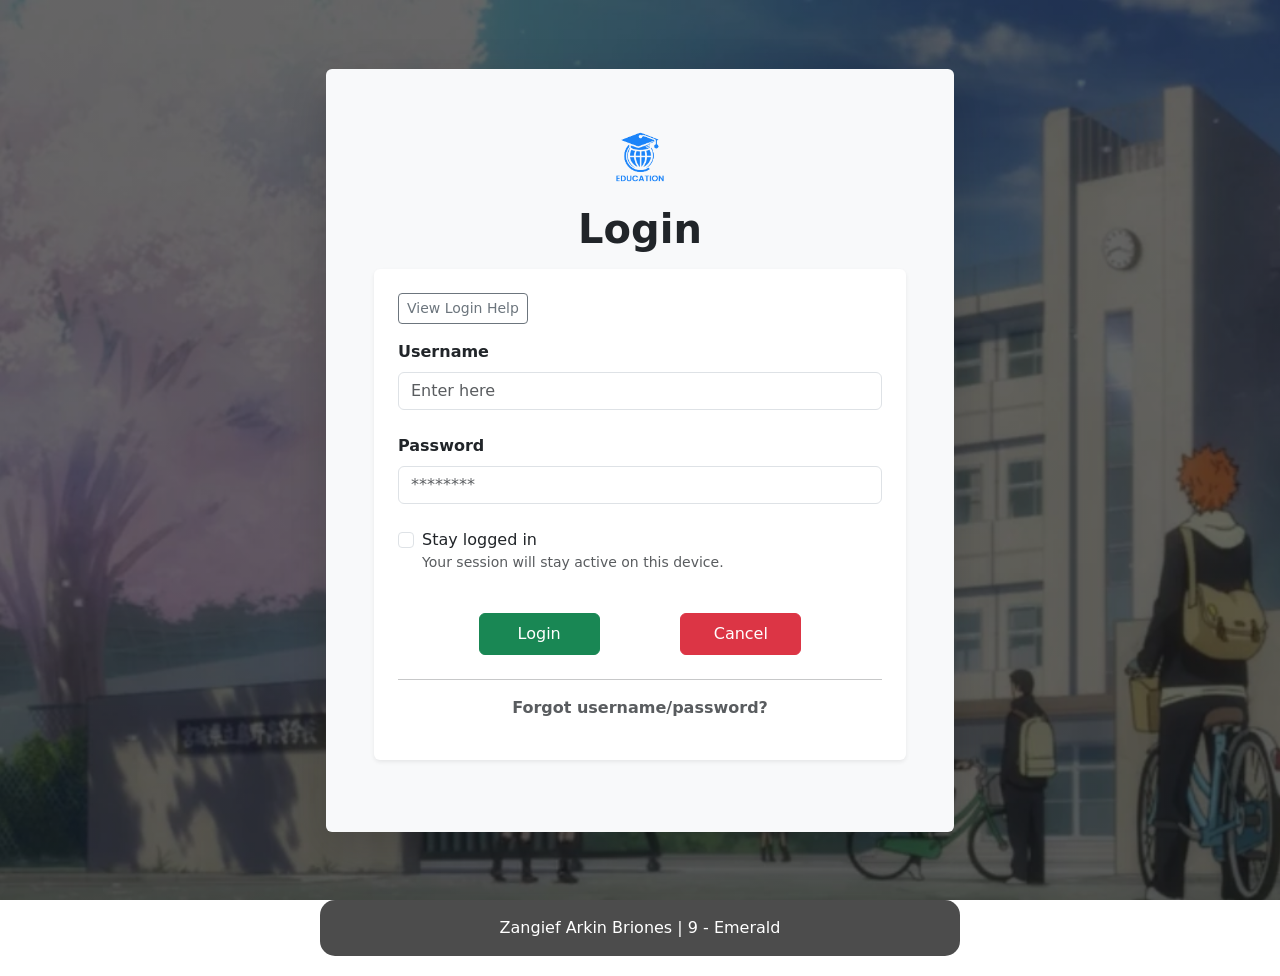
<file: index.html>
<!DOCTYPE html>
<html lang="en">
<head>
    <meta charset="UTF-8">
    <meta name="viewport" content="width=device-width, initial-scale=1.0">
    <title>Q4 SkillsTest 1</title>
    <link rel="stylesheet" href="styles.css">
    <!-- Bootstrap -->
    <link href="https://cdn.jsdelivr.net/npm/bootstrap@5.3.3/dist/css/bootstrap.min.css" rel="stylesheet">
    <script src="https://cdn.jsdelivr.net/npm/bootstrap@5.3.3/dist/js/bootstrap.bundle.min.js"></script>
    <script src="main.js"></script>
</head>

<body>
    <div class="container-fluid d-flex justify-content-center align-items-center min-vh-100">
        <div class="container p-5 my-5 text-dark shadow-lg rounded w-50 bg-light">
            <div class="text-center mb-3">
                <img src="Logo.png" alt="Logo" width="80">
                <h1 class="mt-2"><strong>Login</strong></h1>
            </div>
            <div class="bg-white p-4 rounded mb-4 shadow-sm">
                <details ontoggle="if(this.open) alert('TEST CREDENTIALS: \nUser: Zangief \nPass: 12345')">
                    <summary class="btn btn-sm btn-outline-secondary mb-3">View Login Help</summary>
                    <p class="small text-muted">Enter the credentials shown in the alert box.</p>
                </details>
                <div class="row align-items-center">
                    <div class="col-12">
                        <label class="form-label"><strong>Username</strong></label>
                        <input type="text" id="username" class="form-control" placeholder="Enter here"><br>

                        <label class="form-label"><strong>Password</strong></label>
                        <input type="password" id="pass" class="form-control" placeholder="********"><br>

                        <div class="form-check">
                            <input type="checkbox" id="logged" class="form-check-input">
                            <label for="logged" class="form-check-label">Stay logged in</label>
                            <p class="small text-muted">Your session will stay active on this device.</p>
                        </div>
                    </div>
                    <div class="button-container d-flex justify-content-evenly">
                        <button class="btn btn-success mt-4 p-2 w-25" onclick="checkLogin()">Login</button>
                        <button class="btn btn-danger mt-4 p-2 w-25" onclick="window.location.reload()">Cancel</button>
                    </div>
                </div>
                <hr class="mt-4">
                <p class="text-center mt-3">
                    <a href="https://www.w3schools.com/js/js_if_else.asp" target="_blank" class="text-decoration-none text-muted">
                        <strong>Forgot username/password?</strong>
                    </a>
                </p>
            </div>
        </div>
    </div>
    <footer class="text-center text-white py-3">
        <p class="mb-0"> Zangief Arkin Briones | 9 - Emerald</p>
    </footer>
</body>
</html>
</file>
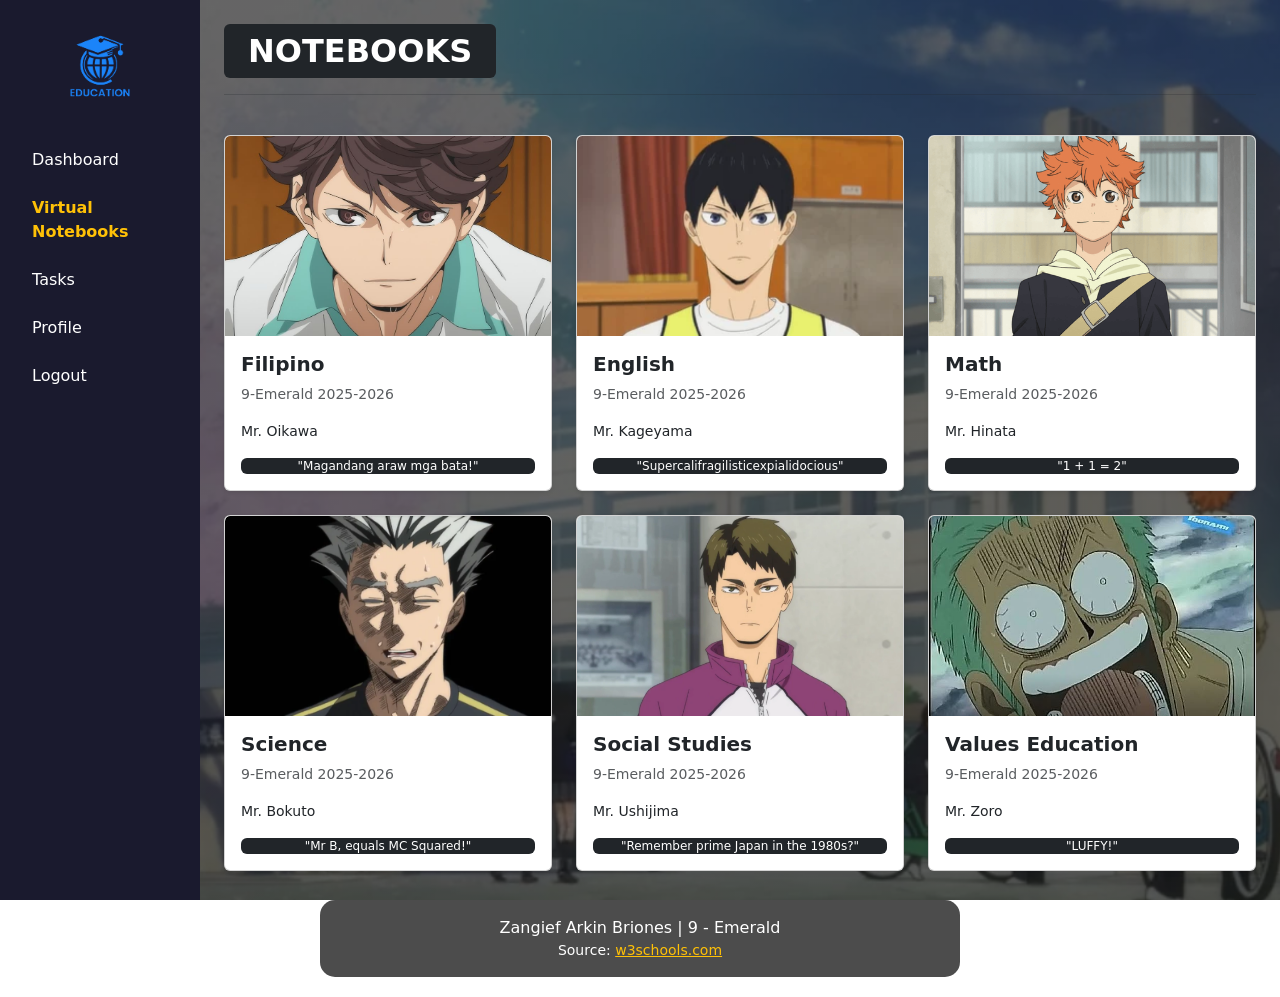
<file: notebook.html>
<!DOCTYPE html>
<html lang="en">
<head>
    <meta charset="UTF-8">
    <meta name="viewport" content="width=device-width, initial-scale=1.0">
    <title>Q4 SkillsTest 1</title>
    <link rel="stylesheet" href="styles.css">
    <!-- Bootstrap -->
    <link href="https://cdn.jsdelivr.net/npm/bootstrap@5.3.3/dist/css/bootstrap.min.css" rel="stylesheet">
    <script src="https://cdn.jsdelivr.net/npm/bootstrap@5.3.3/dist/js/bootstrap.bundle.min.js"></script>
    <script src="main.js" defer></script>
</head>

<body>
<div class="d-flex min-vh-100">
    <div class="sidebar d-flex flex-column p-3">
        <div class="text-center mb-4">
            <img src="Logo.png" alt="Logo" width="100">
        </div>
        <ul class="nav flex-column">
            <li class="nav-item mb-2">
                <a href="dashboard.html" class="nav-link text-white">Dashboard</a>
            </li>
            <li class="nav-item mb-2">
                <a href="notebook.html" class="nav-link text-warning fw-bold">Virtual Notebooks</a>
            </li>
            <li class="nav-item mb-2">
                <a href="tasks.html" class="nav-link text-white">Tasks</a>
            </li>
            <li class="nav-item mb-2">
                <a href="profile.html" class="nav-link text-white">Profile</a>
            </li>
            <li class="nav-item mt-auto">
                <a href="index.html" class="nav-link text-white">Logout</a>
            </li>
        </ul>
    </div>
    <div class="flex-grow-1 p-4">
        <div class="d-flex align-items-center mb-2">
            <h2 class="bg-dark text-white px-4 py-2 rounded me-3 mb-0"><strong>NOTEBOOKS</strong></h2>
        </div>
        <hr>
        <div class="row g-4 mt-2">
            <div class="col-md-4">
                <div class="card shadow-sm h-100" onclick="showSubject('Filipino', 'Mr. Oikawa')">
                    <img src="Filipino.jpg" class="card-img-top" alt="notebookcard">
                    <div class="card-body">
                        <h5 class="card-title"><strong>Filipino</strong></h5>
                        <p class="card-text small text-muted">9-Emerald 2025-2026</p>
                        <p class="card-text small">Mr. Oikawa</p>
                        <div class="progress">
                            <div class="progress-bar bg-dark" style="width: 100%">"Magandang araw mga bata!"</div>
                        </div>
                    </div>
                </div>
            </div>
            <div class="col-md-4">
                <div class="card shadow-sm h-100" onclick="showSubject('English', 'Mr. Kageyama')">
                    <img src="English.webp" class="card-img-top" alt="notebookcard">
                    <div class="card-body">
                        <h5 class="card-title"><strong>English</strong></h5>
                        <p class="card-text small text-muted">9-Emerald 2025-2026</p>
                        <p class="card-text small">Mr. Kageyama</p>
                        <div class="progress">
                            <div class="progress-bar bg-dark" style="width: 100%">"Supercalifragilisticexpialidocious"</div>
                        </div>
                    </div>
                </div>
            </div>
            <div class="col-md-4">
                <div class="card shadow-sm h-100" onclick="showSubject('Math', 'Mr. Hinata')">
                    <img src="Math.png" class="card-img-top" alt="notebookcard">
                    <div class="card-body">
                        <h5 class="card-title"><strong>Math</strong></h5>
                        <p class="card-text small text-muted">9-Emerald 2025-2026</p>
                        <p class="card-text small">Mr. Hinata</p>
                        <div class="progress">
                            <div class="progress-bar bg-dark" style="width: 100%">"1 + 1 = 2"</div>
                        </div>
                    </div>
                </div>
            </div>

            <div class="col-md-4">
                <div class="card shadow-sm h-100" onclick="showSubject('Science', 'Mr. Bokuto')">
                    <img src="Science.webp" class="card-img-top" alt="notebookcard">
                    <div class="card-body">
                        <h5 class="card-title"><strong>Science</strong></h5>
                        <p class="card-text small text-muted">9-Emerald 2025-2026</p>
                        <p class="card-text small">Mr. Bokuto</p>
                        <div class="progress">
                            <div class="progress-bar bg-dark" style="width: 100%">"Mr B, equals MC Squared!"</div>
                        </div>
                    </div>
                </div>
            </div>
            <div class="col-md-4">
                <div class="card shadow-sm h-100" onclick="showSubject('Social Studies', 'Mr. Ushijima')">
                    <img src="Social Studies.webp" class="card-img-top" alt="notebookcard">
                    <div class="card-body">
                        <h5 class="card-title"><strong>Social Studies</strong></h5>
                        <p class="card-text small text-muted">9-Emerald 2025-2026</p>
                        <p class="card-text small">Mr. Ushijima</p>
                        <div class="progress">
                            <div class="progress-bar bg-dark" style="width: 100%">"Remember prime Japan in the 1980s?"</div>
                        </div>
                    </div>
                </div>
            </div>
            <div class="col-md-4">
                <div class="card shadow-sm h-100" onclick="showSubject('Values Education', 'Mr. Zoro')">
                    <img src="Values Ed.jpg" class="card-img-top" alt="notebookcard">
                    <div class="card-body">
                        <h5 class="card-title"><strong>Values Education</strong></h5>
                        <p class="card-text small text-muted">9-Emerald 2025-2026</p>
                        <p class="card-text small">Mr. Zoro</p>
                        <div class="progress">
                            <div class="progress-bar bg-dark" style="width: 100%">"LUFFY!"</div>
                        </div>
                    </div>
                </div>
            </div>

        </div>
    </div>
</div>

<footer class="text-center text-white py-3">
    <p class="mb-0">Zangief Arkin Briones | 9 - Emerald</p>
    <p class="mb-0 small">
        Source: <a href="https://www.w3schools.com" target="_blank" class="text-warning">w3schools.com</a>
    </p>
</footer>

</body>
</html>
</file>
<file: styles.css>
.container {
    border-radius: 15px;
}

body {
    background-image: linear-gradient(rgba(0, 0, 0, 0.6), rgba(0, 0, 0, 0.6)), url('BGSchool.png');
    background-repeat: no-repeat;
    background-size: cover;
    background-attachment: fixed;
    min-height: 100vh;
    font-family: 'Gill Sans', 'Gill Sans MT', Calibri, 'Trebuchet MS', sans-serif;
}

footer {
    background-color: rgba(0, 0, 0, 0.7);
    border-radius: 15px;
    width: 50%;
    margin: 0 auto 20px auto;
}

/* NOTEBOOK HTML */

.sidebar {
    width: 200px;
    min-height: 100vh;
    background-color: #1a1a2e;
    flex-shrink: 0;
}

.card {
    overflow: hidden;
    cursor: pointer;
    transition: transform 0.2s;
}

.card:hover {
    transform: scale(1.03);
}

.card-img-top {
    width: 100%;
    height: 200px;
    object-fit: cover;
    border-radius: 0;
}

.progress {
    height: 25px;
}
</file>
